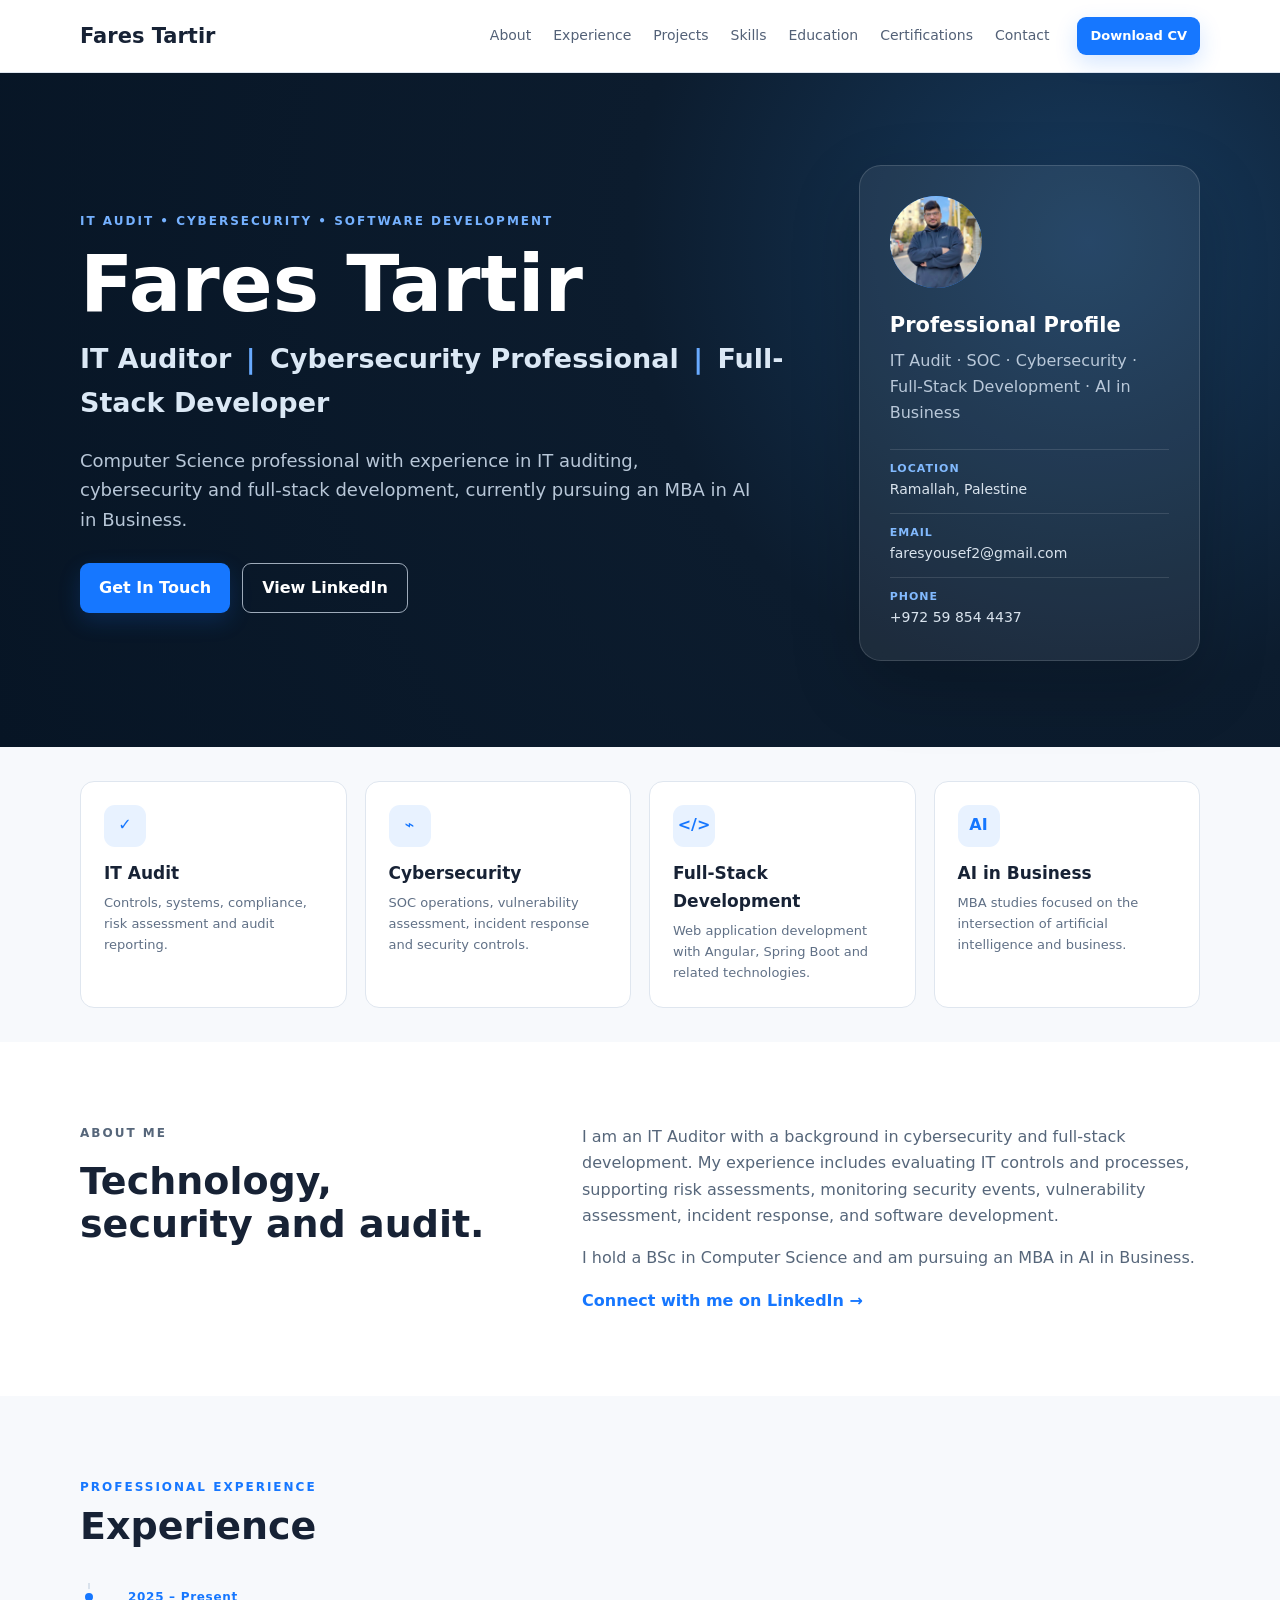
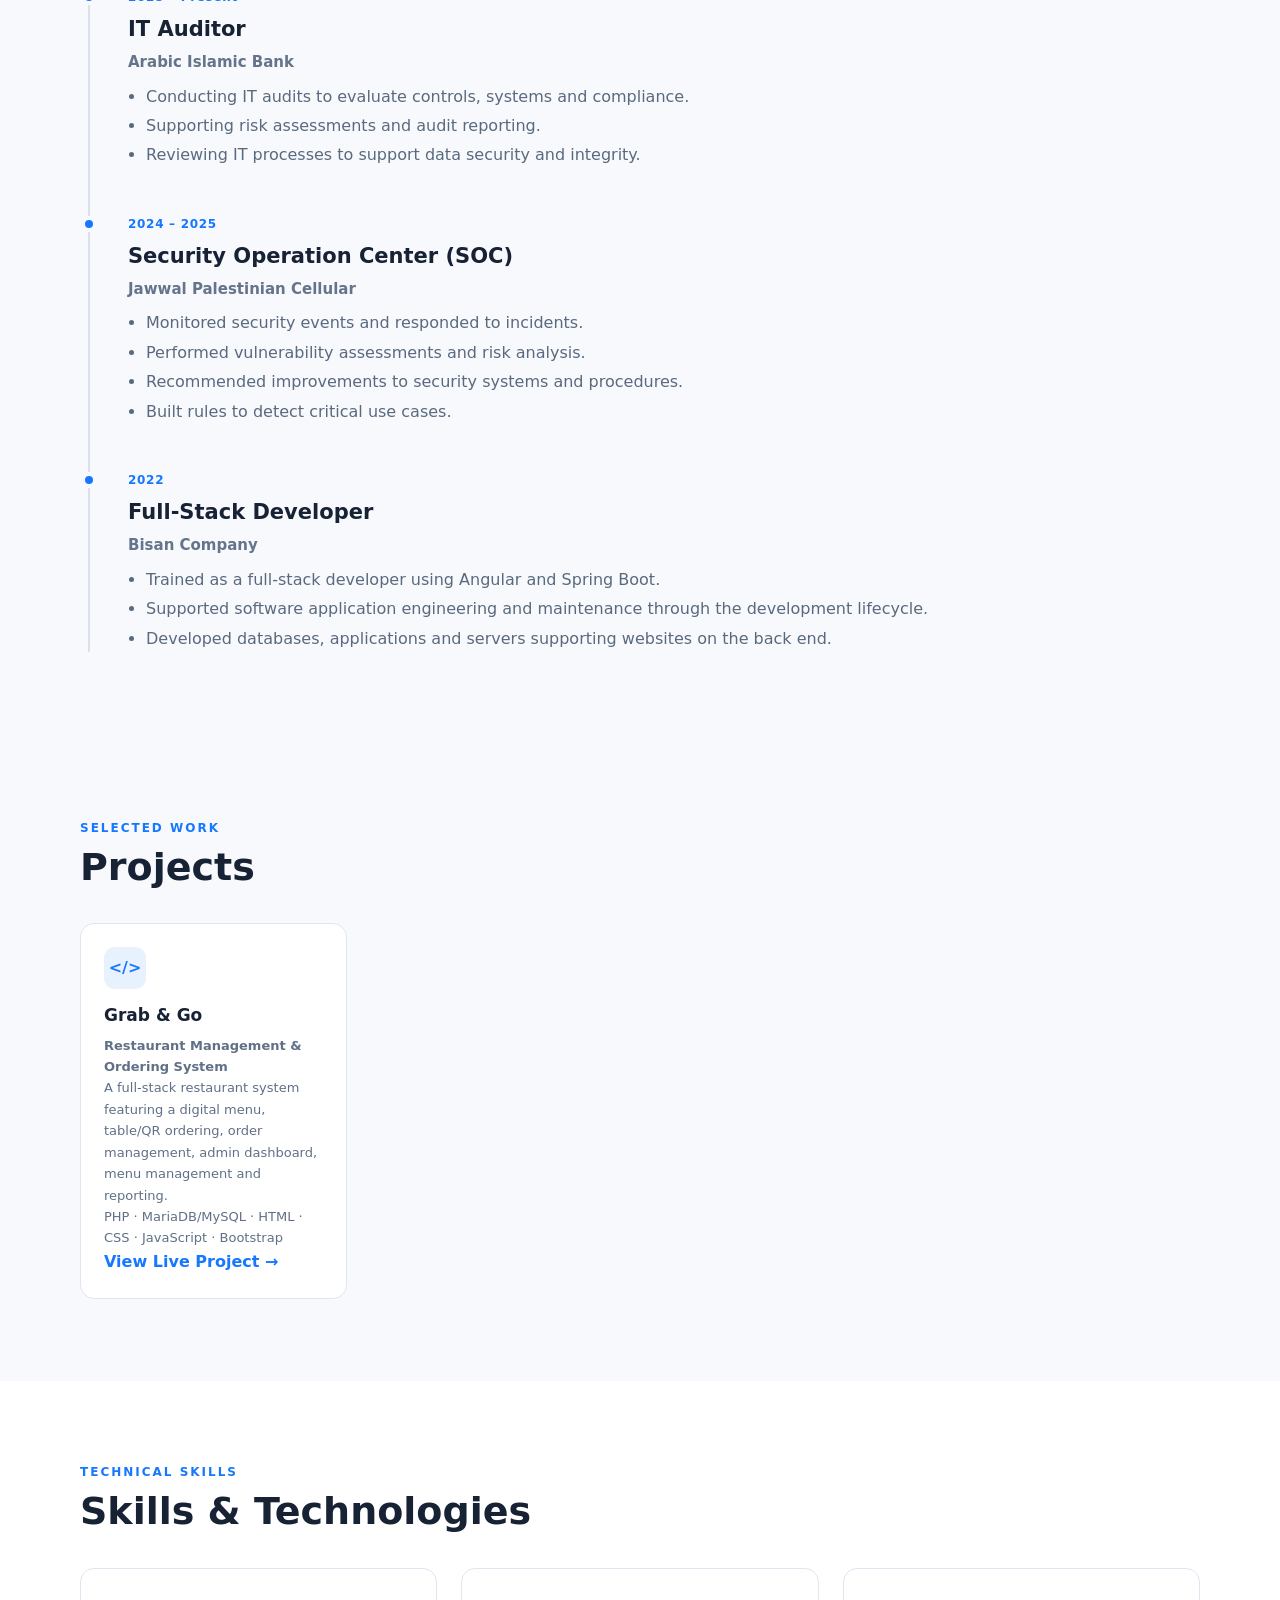
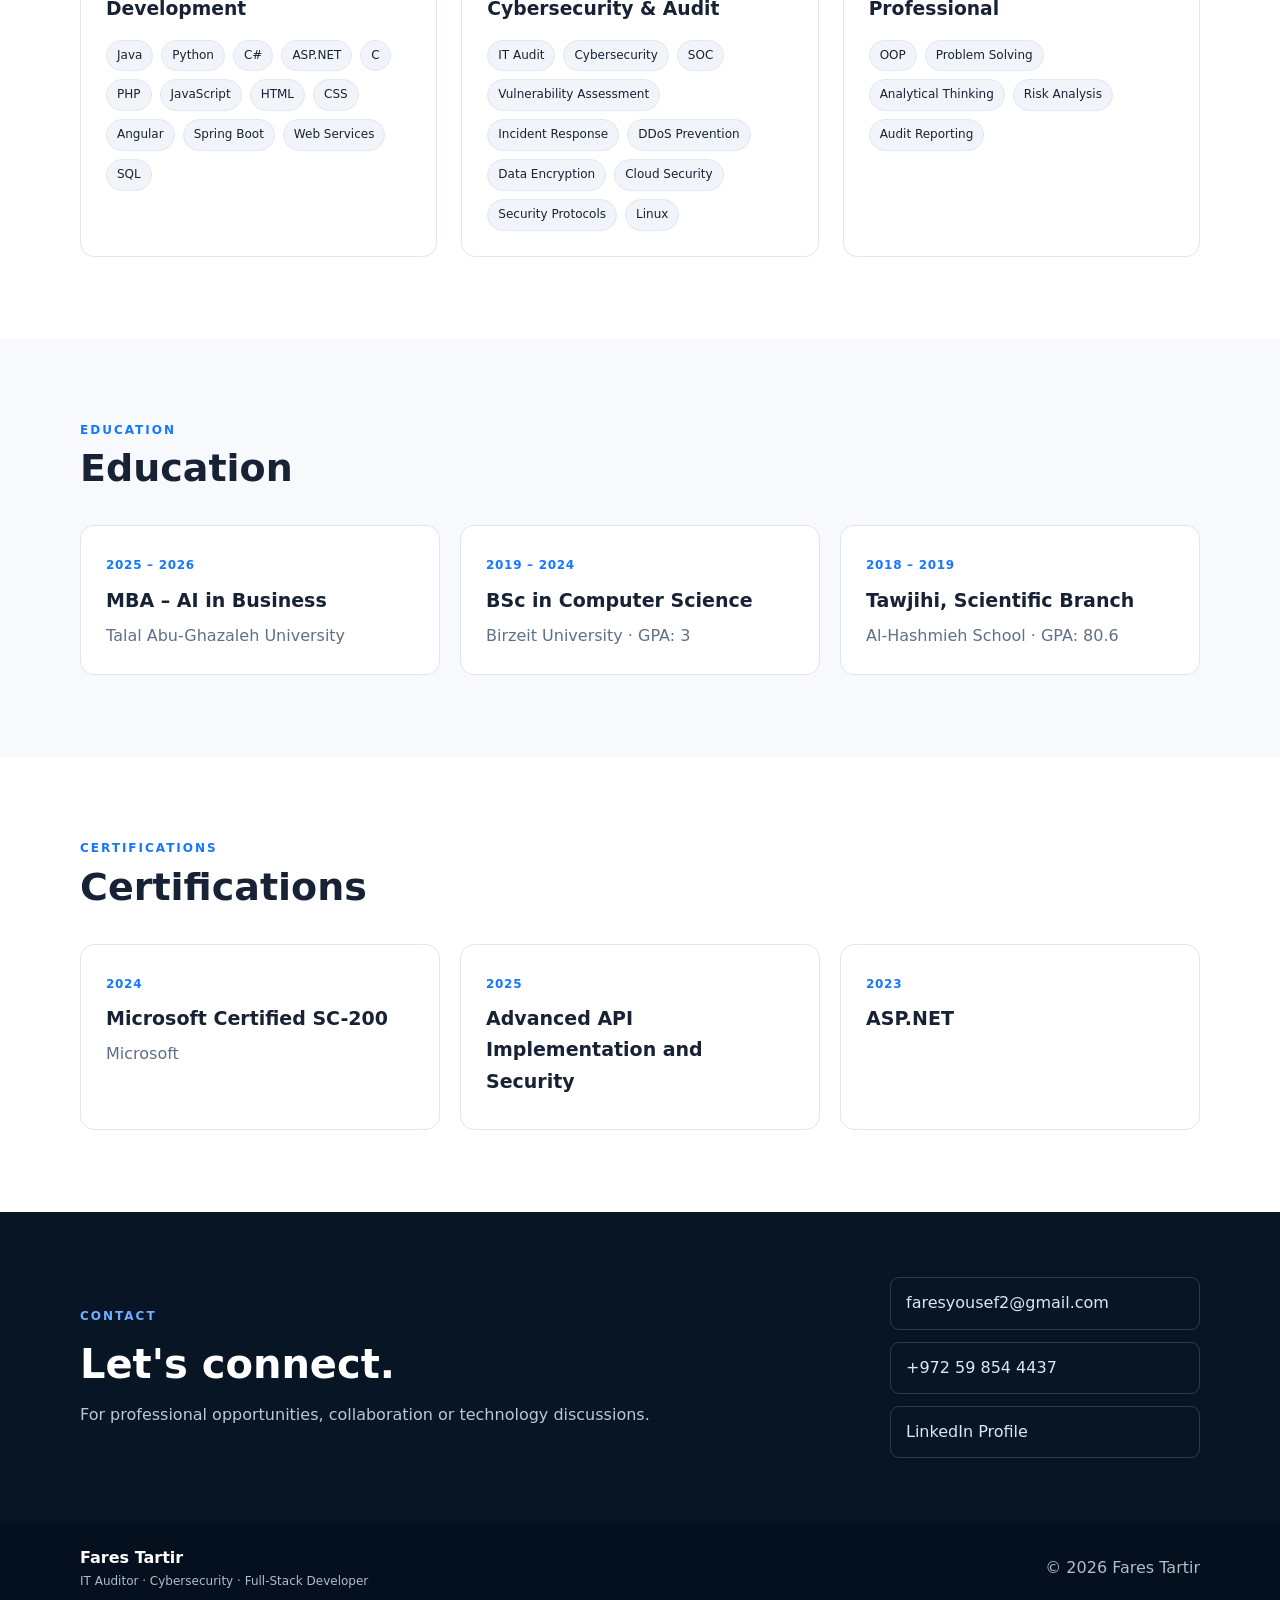
<file: index.html>
<!DOCTYPE html>
<html lang="en">
<head>
  <meta charset="UTF-8">
  <meta name="viewport" content="width=device-width, initial-scale=1.0">

  <title>Fares Tartir | IT Auditor | Cybersecurity | Full-Stack Developer</title>
  <meta name="description" content="Fares Tartir — IT Auditor, Cybersecurity Professional, and Full-Stack Developer with a background in Computer Science and an MBA in AI in Business.">
  <meta name="keywords" content="Fares Tartir, Fares Yousef Tartir, IT Auditor, Cybersecurity, Full-Stack Developer, SOC, Computer Science, AI in Business">
  <meta name="author" content="Fares Tartir">
  <link rel="canonical" href="https://farestr.github.io/">

  <meta property="og:type" content="website">
  <meta property="og:title" content="Fares Tartir | IT Auditor | Cybersecurity | Full-Stack Developer">
  <meta property="og:description" content="IT Auditor, Cybersecurity Professional, and Full-Stack Developer.">
  <meta property="og:url" content="https://farestr.github.io/">
  <meta property="og:image" content="https://farestr.github.io/assets/fares-profile.jpg">

  <meta name="twitter:card" content="summary_large_image">
  <meta name="twitter:title" content="Fares Tartir | IT Auditor | Cybersecurity | Full-Stack Developer">
  <meta name="twitter:description" content="IT Auditor, Cybersecurity Professional, and Full-Stack Developer.">

  <script type="application/ld+json">
  {
    "@context": "https://schema.org",
    "@type": "Person",
    "name": "Fares Tartir",
    "alternateName": "Fares Yousef Tartir",
    "jobTitle": "IT Auditor",
    "description": "IT Auditor, Cybersecurity Professional, and Full-Stack Developer.",
    "url": "https://farestr.github.io/",
    "sameAs": [
      "https://www.linkedin.com/in/fares-tartir?utm_source=share_via&utm_content=profile&utm_medium=member_ios"
    ],
    "knowsAbout": [
      "IT Audit",
      "Cybersecurity",
      "Security Operations Center",
      "Full-Stack Development",
      "Web Development",
      "Vulnerability Assessment",
      "Incident Response",
      "Artificial Intelligence in Business"
    ]
  }
  </script>

  <link rel="stylesheet" href="style.css">
</head>

<body>
<header class="nav">
  <div class="container nav-inner">
    <a class="logo" href="#home">Fares Tartir</a>
    <nav>
      <a href="#about">About</a>
      <a href="#experience">Experience</a>
      <a href="#projects">Projects</a><a href="#skills">Skills</a>
      <a href="#education">Education</a>
      <a href="#certifications">Certifications</a>
      <a href="#contact">Contact</a>
    </nav>
    <a class="btn small" href="assets/FaresTartir.pdf" download>Download CV</a>
  </div>
</header>

<main>
<section id="home" class="hero">
  <div class="container hero-grid">
    <div>
      <p class="eyebrow">IT AUDIT • CYBERSECURITY • SOFTWARE DEVELOPMENT</p>
      <h1>Fares Tartir</h1>
      <h2>IT Auditor <span>|</span> Cybersecurity Professional <span>|</span> Full-Stack Developer</h2>
      <p class="hero-text">
        Computer Science professional with experience in IT auditing, cybersecurity and full-stack development,
        currently pursuing an MBA in AI in Business.
      </p>
      <div class="actions">
        <a class="btn" href="#contact">Get In Touch</a>
        <a class="btn outline" target="_blank" rel="noopener" href="https://www.linkedin.com/in/fares-tartir?utm_source=share_via&utm_content=profile&utm_medium=member_ios">View LinkedIn</a>
      </div>
    </div>
    <div class="hero-card">
      <div class="avatar"><img src="assets/fares-profile.jpg" alt="Fares Tartir"></div>
      <h3>Professional Profile</h3>
      <p>IT Audit · SOC · Cybersecurity · Full-Stack Development · AI in Business</p>
      <div class="quick">
        <div><strong>Location</strong><span>Ramallah, Palestine</span></div>
        <div><strong>Email</strong><span>faresyousef2@gmail.com</span></div>
        <div><strong>Phone</strong><span>+972 59 854 4437</span></div>
      </div>
    </div>
  </div>
</section>

<section class="highlights">
  <div class="container cards">
    <article><div class="icon">✓</div><h3>IT Audit</h3><p>Controls, systems, compliance, risk assessment and audit reporting.</p></article>
    <article><div class="icon">⌁</div><h3>Cybersecurity</h3><p>SOC operations, vulnerability assessment, incident response and security controls.</p></article>
    <article><div class="icon">&lt;/&gt;</div><h3>Full-Stack Development</h3><p>Web application development with Angular, Spring Boot and related technologies.</p></article>
    <article><div class="icon">AI</div><h3>AI in Business</h3><p>MBA studies focused on the intersection of artificial intelligence and business.</p></article>
  </div>
</section>

<section id="about" class="section">
  <div class="container two-col">
    <div>
      <p class="section-label">ABOUT ME</p>
      <h2>Technology, security and audit.</h2>
    </div>
    <div>
      <p>
        I am an IT Auditor with a background in cybersecurity and full-stack development.
        My experience includes evaluating IT controls and processes, supporting risk assessments,
        monitoring security events, vulnerability assessment, incident response, and software development.
      </p>
      <p>
        I hold a BSc in Computer Science and am pursuing an MBA in AI in Business.
      </p>
      <a class="text-link" target="_blank" rel="noopener" href="https://www.linkedin.com/in/fares-tartir?utm_source=share_via&utm_content=profile&utm_medium=member_ios">Connect with me on LinkedIn →</a>
    </div>
  </div>
</section>

<section id="experience" class="section alt">
  <div class="container">
    <p class="section-label">PROFESSIONAL EXPERIENCE</p>
    <h2>Experience</h2>
    <div class="timeline">
      <article class="timeline-item">
        <span class="dot"></span>
        <div><span class="date">2025 – Present</span><h3>IT Auditor</h3><h4>Arabic Islamic Bank</h4>
          <ul><li>Conducting IT audits to evaluate controls, systems and compliance.</li><li>Supporting risk assessments and audit reporting.</li><li>Reviewing IT processes to support data security and integrity.</li></ul>
        </div>
      </article>
      <article class="timeline-item">
        <span class="dot"></span>
        <div><span class="date">2024 – 2025</span><h3>Security Operation Center (SOC)</h3><h4>Jawwal Palestinian Cellular</h4>
          <ul><li>Monitored security events and responded to incidents.</li><li>Performed vulnerability assessments and risk analysis.</li><li>Recommended improvements to security systems and procedures.</li><li>Built rules to detect critical use cases.</li></ul>
        </div>
      </article>
      <article class="timeline-item">
        <span class="dot"></span>
        <div><span class="date">2022</span><h3>Full-Stack Developer</h3><h4>Bisan Company</h4>
          <ul><li>Trained as a full-stack developer using Angular and Spring Boot.</li><li>Supported software application engineering and maintenance through the development lifecycle.</li><li>Developed databases, applications and servers supporting websites on the back end.</li></ul>
        </div>
      </article>
    </div>
  </div>
</section>


<section id="projects" class="section alt">
  <div class="container">
    <p class="section-label">SELECTED WORK</p>
    <h2>Projects</h2>

    <div class="cards">
      <article>
        <div class="icon">&lt;/&gt;</div>
        <h3>Grab &amp; Go</h3>
        <p><strong>Restaurant Management &amp; Ordering System</strong></p>
        <p>
          A full-stack restaurant system featuring a digital menu,
          table/QR ordering, order management, admin dashboard,
          menu management and reporting.
        </p>
        <p class="project-tech">
          PHP · MariaDB/MySQL · HTML · CSS · JavaScript · Bootstrap
        </p>
        <a class="text-link" target="_blank" rel="noopener"
           href="https://grabandgo.rf.gd/">
          View Live Project →
        </a>
      </article>
    </div>
  </div>
</section>

<section id="skills" class="section">
  <div class="container">
    <p class="section-label">TECHNICAL SKILLS</p>
    <h2>Skills & Technologies</h2>
    <div class="skill-groups">
      <div><h3>Development</h3><div class="tags"><span>Java</span><span>Python</span><span>C#</span><span>ASP.NET</span><span>C</span><span>PHP</span><span>JavaScript</span><span>HTML</span><span>CSS</span><span>Angular</span><span>Spring Boot</span><span>Web Services</span><span>SQL</span></div></div>
      <div><h3>Cybersecurity & Audit</h3><div class="tags"><span>IT Audit</span><span>Cybersecurity</span><span>SOC</span><span>Vulnerability Assessment</span><span>Incident Response</span><span>DDoS Prevention</span><span>Data Encryption</span><span>Cloud Security</span><span>Security Protocols</span><span>Linux</span></div></div>
      <div><h3>Professional</h3><div class="tags"><span>OOP</span><span>Problem Solving</span><span>Analytical Thinking</span><span>Risk Analysis</span><span>Audit Reporting</span></div></div>
    </div>
  </div>
</section>

<section id="education" class="section alt">
  <div class="container">
    <p class="section-label">EDUCATION</p>
    <h2>Education</h2>
    <div class="education-grid">
      <article><span class="date">2025 – 2026</span><h3>MBA – AI in Business</h3><p>Talal Abu-Ghazaleh University</p></article>
      <article><span class="date">2019 – 2024</span><h3>BSc in Computer Science</h3><p>Birzeit University · GPA: 3</p></article>
      <article><span class="date">2018 – 2019</span><h3>Tawjihi, Scientific Branch</h3><p>Al-Hashmieh School · GPA: 80.6</p></article>
    </div>
  </div>
</section>

<section id="certifications" class="section">
  <div class="container">
    <p class="section-label">CERTIFICATIONS</p>
    <h2>Certifications</h2>
    <div class="cert-grid">
      <article><span>2024</span><h3>Microsoft Certified SC-200</h3><p>Microsoft</p></article>
      <article><span>2025</span><h3>Advanced API Implementation and Security</h3></article>
      <article><span>2023</span><h3>ASP.NET</h3></article>
    </div>
  </div>
</section>

<section id="contact" class="contact">
  <div class="container contact-box">
    <div><p class="section-label">CONTACT</p><h2>Let's connect.</h2><p>For professional opportunities, collaboration or technology discussions.</p></div>
    <div class="contact-links">
      <a href="mailto:faresyousef2@gmail.com">faresyousef2@gmail.com</a>
      <a href="tel:+972598544437">+972 59 854 4437</a>
      <a target="_blank" rel="noopener" href="https://www.linkedin.com/in/fares-tartir?utm_source=share_via&utm_content=profile&utm_medium=member_ios">LinkedIn Profile</a>
    </div>
  </div>
</section>
</main>

<footer>
  <div class="container footer-inner">
    <div><strong>Fares Tartir</strong><small>IT Auditor · Cybersecurity · Full-Stack Developer</small></div>
    <span>© <span id="year"></span> Fares Tartir</span>
  </div>
</footer>

<script>document.getElementById("year").textContent = new Date().getFullYear();</script>
</body>
</html>
</file>
<file: style.css>
*{box-sizing:border-box;margin:0;padding:0}
:root{--navy:#071525;--navy2:#10243a;--blue:#1677ff;--text:#172235;--muted:#607086;--line:#dfe6ef;--bg:#f7f9fc;--white:#fff}
html{scroll-behavior:smooth}
body{font-family:Inter,ui-sans-serif,system-ui,-apple-system,BlinkMacSystemFont,"Segoe UI",Arial,sans-serif;color:var(--text);line-height:1.65;background:var(--white)}
a{text-decoration:none;color:inherit}
.container{width:min(1120px,92%);margin:auto}
.nav{position:sticky;top:0;z-index:20;background:rgba(255,255,255,.95);backdrop-filter:blur(12px);border-bottom:1px solid var(--line)}
.nav-inner{height:72px;display:flex;align-items:center;gap:28px}
.logo{font-size:21px;font-weight:800;margin-right:auto}
nav{display:flex;gap:22px;font-size:14px;color:#536177}
nav a:hover{color:var(--blue)}
.btn{display:inline-flex;align-items:center;justify-content:center;background:var(--blue);color:#fff;padding:11px 19px;border-radius:9px;font-weight:700;box-shadow:0 8px 22px rgba(22,119,255,.18)}
.btn.small{padding:8px 13px;font-size:13px}
.btn.outline{background:transparent;border:1px solid #9eabba;color:#fff;box-shadow:none}
.hero{background:radial-gradient(circle at 85% 25%,#173a5d 0,#0c1c2e 38%,#071525 100%);color:#fff;padding:92px 0 86px}
.hero-grid{display:grid;grid-template-columns:1.35fr .65fr;gap:70px;align-items:center}
.eyebrow,.section-label{font-size:12px;letter-spacing:2px;font-weight:800;color:var(--blue)}
.hero .eyebrow{color:#75b1ff}
h1{font-size:clamp(48px,7vw,78px);line-height:1.03;margin:12px 0}
.hero h2{font-size:clamp(18px,2.4vw,27px);font-weight:600;color:#dbe8f5}
.hero h2 span{color:#68aaff;margin:0 5px}
.hero-text{max-width:680px;color:#b8c7d8;font-size:18px;margin:20px 0 28px}
.actions{display:flex;gap:12px;flex-wrap:wrap}

.hero-card .avatar{width:92px!important;height:92px!important;min-width:92px;min-height:92px;border-radius:50%;overflow:hidden;display:block;position:relative;background:#2585ff;margin-bottom:20px}
.hero-card .avatar img{width:100%!important;height:100%!important;max-width:none;max-height:none;object-fit:cover;object-position:center top;display:block}
.hero-card{background:rgba(255,255,255,.07);border:1px solid rgba(255,255,255,.14);border-radius:22px;padding:30px;box-shadow:0 25px 70px rgba(0,0,0,.2)}
.avatar{width:92px;height:92px;border-radius:50%;display:grid;place-items:center;background:linear-gradient(135deg,#2585ff,#70b7ff);font-size:29px;font-weight:900;margin-bottom:20px}
.hero-card h3{font-size:21px}.hero-card>p{color:#b9c8d9;margin:5px 0 22px}.quick{display:grid;gap:12px}.quick div{border-top:1px solid rgba(255,255,255,.12);padding-top:10px}.quick strong,.quick span{display:block}.quick strong{font-size:11px;text-transform:uppercase;letter-spacing:1px;color:#82baff}.quick span{font-size:14px;color:#d9e3ed}
.highlights{background:var(--bg);padding:34px 0}.cards{display:grid;grid-template-columns:repeat(4,1fr);gap:18px}.cards article{background:#fff;border:1px solid var(--line);border-radius:14px;padding:23px}.icon{width:42px;height:42px;border-radius:11px;background:#e8f2ff;color:var(--blue);display:grid;place-items:center;font-weight:900;margin-bottom:12px}.cards h3{font-size:17px;margin-bottom:5px}.cards p{font-size:13px;color:var(--muted)}
.section{padding:82px 0}.section.alt{background:var(--bg)}.section h2{font-size:38px;line-height:1.15;margin:7px 0 34px}.two-col{display:grid;grid-template-columns:.8fr 1.2fr;gap:90px}.two-col p{color:#56667a;margin-bottom:16px}.text-link{color:var(--blue);font-weight:800}
.timeline{max-width:850px;border-left:2px solid #d9e2ec;margin-left:8px}.timeline-item{position:relative;padding:0 0 38px 38px}.timeline-item:last-child{padding-bottom:0}.dot{position:absolute;left:-9px;top:6px;width:16px;height:16px;background:var(--blue);border:4px solid var(--bg);border-radius:50%}.date,.cert-grid span{font-size:12px;font-weight:800;color:var(--blue);letter-spacing:.7px}.timeline h3{font-size:21px;margin:3px 0}.timeline h4{font-size:15px;color:#65748a;margin-bottom:9px}.timeline ul{padding-left:18px;color:#596a7f}.timeline li{margin:3px 0}
.skill-groups{display:grid;grid-template-columns:repeat(3,1fr);gap:24px}.skill-groups>div{border:1px solid var(--line);border-radius:14px;padding:25px}.skill-groups h3{margin-bottom:15px}.tags{display:flex;flex-wrap:wrap;gap:8px}.tags span{background:#f1f5f9;border:1px solid #e2e8f0;border-radius:999px;padding:5px 10px;font-size:12px}
.education-grid,.cert-grid{display:grid;grid-template-columns:repeat(3,1fr);gap:20px}.education-grid article,.cert-grid article{background:#fff;border:1px solid var(--line);border-radius:14px;padding:25px}.education-grid h3,.cert-grid h3{margin:7px 0;font-size:19px}.education-grid p,.cert-grid p{color:var(--muted)}
.contact{background:var(--navy);color:#fff;padding:65px 0}.contact-box{display:flex;justify-content:space-between;gap:50px;align-items:center}.contact h2{font-size:40px;margin:5px 0}.contact p{color:#b9c8d8}.contact .section-label{color:#70afff}.contact-links{display:grid;gap:12px;min-width:310px}.contact-links a{padding:12px 15px;border:1px solid rgba(255,255,255,.16);border-radius:9px;color:#dbe7f2}.contact-links a:hover{border-color:#65a9ff;color:#fff}
footer{background:#04101d;color:#aebdca;padding:22px 0}.footer-inner{display:flex;justify-content:space-between;align-items:center}.footer-inner strong,.footer-inner small{display:block}.footer-inner strong{color:#fff}.footer-inner small{font-size:12px}
@media(max-width:900px){nav{display:none}.hero-grid,.two-col{grid-template-columns:1fr;gap:35px}.cards{grid-template-columns:repeat(2,1fr)}.skill-groups,.education-grid,.cert-grid{grid-template-columns:1fr 1fr}.contact-box{display:grid}.hero{padding:65px 0}}
@media(max-width:600px){.nav-inner{height:62px}.nav .btn{display:none}.cards,.skill-groups,.education-grid,.cert-grid{grid-template-columns:1fr}.section{padding:60px 0}.section h2,.contact h2{font-size:31px}.hero h1{font-size:52px}.hero-text{font-size:16px}.contact-links{min-width:0}.footer-inner{display:grid;gap:10px}}
</file>
